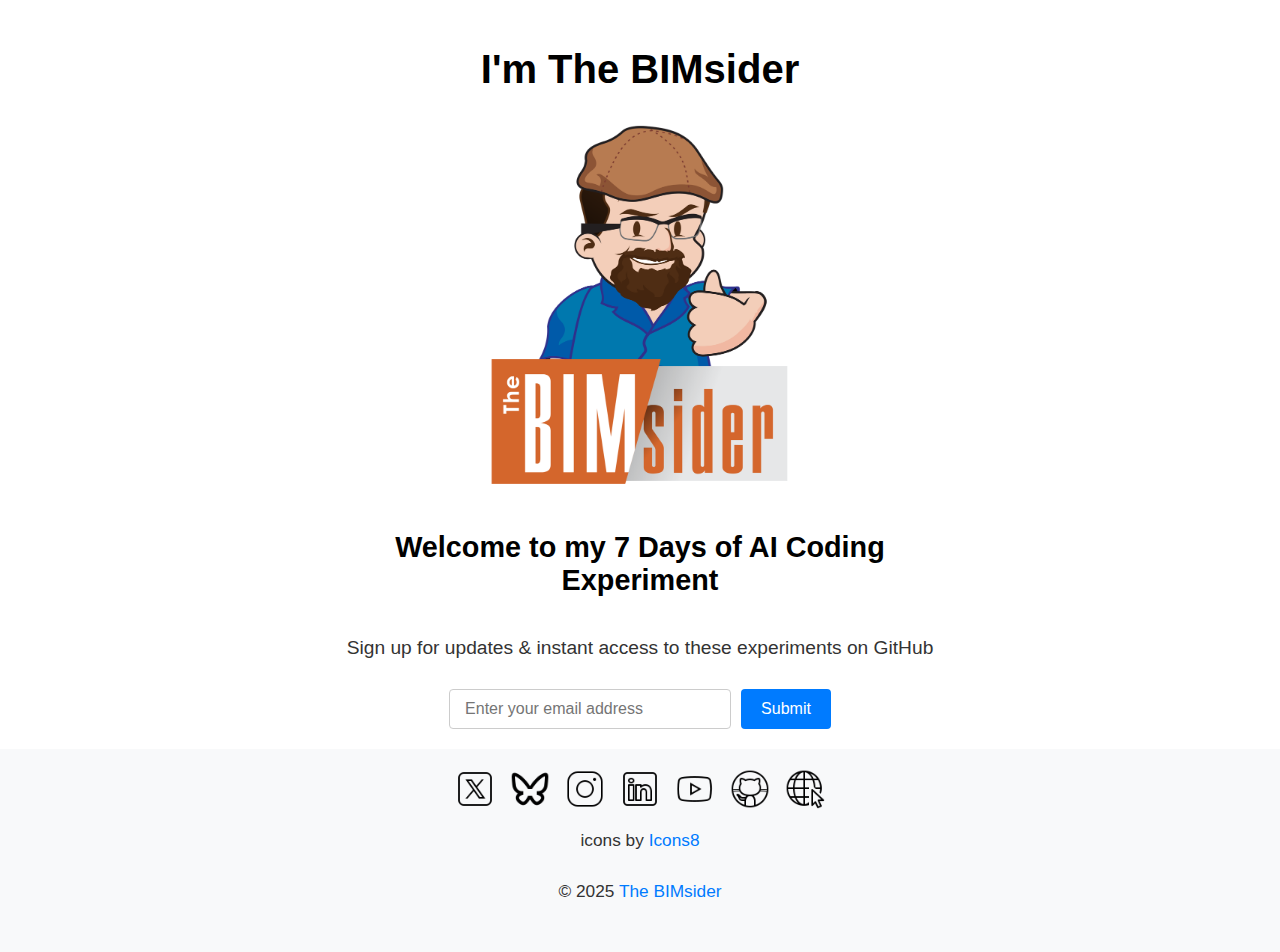
<file: Day1/index.html>
<!DOCTYPE html>
<html lang="en">
  <head>
    <meta charset="UTF-8" />
    <meta name="viewport" content="width=device-width, initial-scale=1.0" />
    <title>#7DaysofAICoding</title>
    <link rel="icon" type="image/png" sizes="32x32" href="No_Title.png" />
    <link rel="icon" type="image/png" sizes="16x16" href="No_Title.png" />
    <link rel="stylesheet" href="style.css" />
  </head>
  <body>
    <div class="container">
      <h1>I'm The BIMsider</h1>
      <img src="Final-Logo_BIMsider.png" alt="The BIMsider Logo" class="logo" />
      <h2>Welcome to my 7 Days of AI Coding Experiment</h2>
      <p>Sign up for updates &amp; instant access to these experiments on GitHub</p>
      <form action="https://formsubmit.co/thebimsider@gmail.com" method="POST">
        <input
          type="hidden"
          name="_next"
          value="https://github.com/TheBIMsider/7-Days-of-AI-Coding"
        />
        <input
          type="hidden"
          name="_subject"
          value="New subscription to 7 Days of AI Coding!"
        />
        <input type="hidden" name="_template" value="table" />
        <div class="form-group">
          <input
            type="email"
            name="email"
            placeholder="Enter your email address"
            required
          />
          <button type="submit">Submit</button>
        </div>
      </form>
    </div>

    <footer>
      <div class="social-media">
        <a
          href="https://twitter.com/theBIMsider"
          target="_blank"
          class="social-button"
        >
          <img src="icons8-twitterx-50.png" alt="Twitter icon" />
        </a>
        <a
          href="https://bsky.app/profile/thebimsider.bsky.social"
          target="_blank"
          class="social-button"
        >
          <img src="icons8-bluesky-48.png" alt="Bluesky icon" />
        </a>
        <a
          href="https://www.instagram.com/thebimsider"
          target="_blank"
          class="social-button"
        >
          <img src="icons8-instagram-50.png" alt="instagram-icon" />
        </a>
        <a
          href="https://www.linkedin.com/in/cstorms/"
          target="_blank"
          class="social-button"
        >
          <img src="icons8-linkedin-50.png" alt="Linkedin icon" />
        </a>
        <a
          href="https://www.youtube.com/user/theBIMsider"
          target="_blank"
          class="social-button"
        >
          <img src="icons8-youtube-logo-50.png" alt="YouTube icon" />
        </a>
        <a
          href="https://github.com/TheBIMsider"
          target="_blank"
          class="social-button"
        >
          <img src="icons8-github-50.png" alt="Github icon" />
        </a>
        <a
          href="https://bio.link/thebimsider"
          target="_blank"
          class="social-button"
        >
          <img src="icons8-internet-50.png" alt="BIMsider Links" />
        </a>
      </div>
      <div class="footer-credits">
        <p>icons by <a target="_blank" href="https://icons8.com">Icons8</a></p>
        <p>
          &copy; 2025
          <a href="https://thebimsider.com/" target="_blank">The BIMsider</a>
        </p>
      </div>
    </footer>
  </body>
</html>
</file>
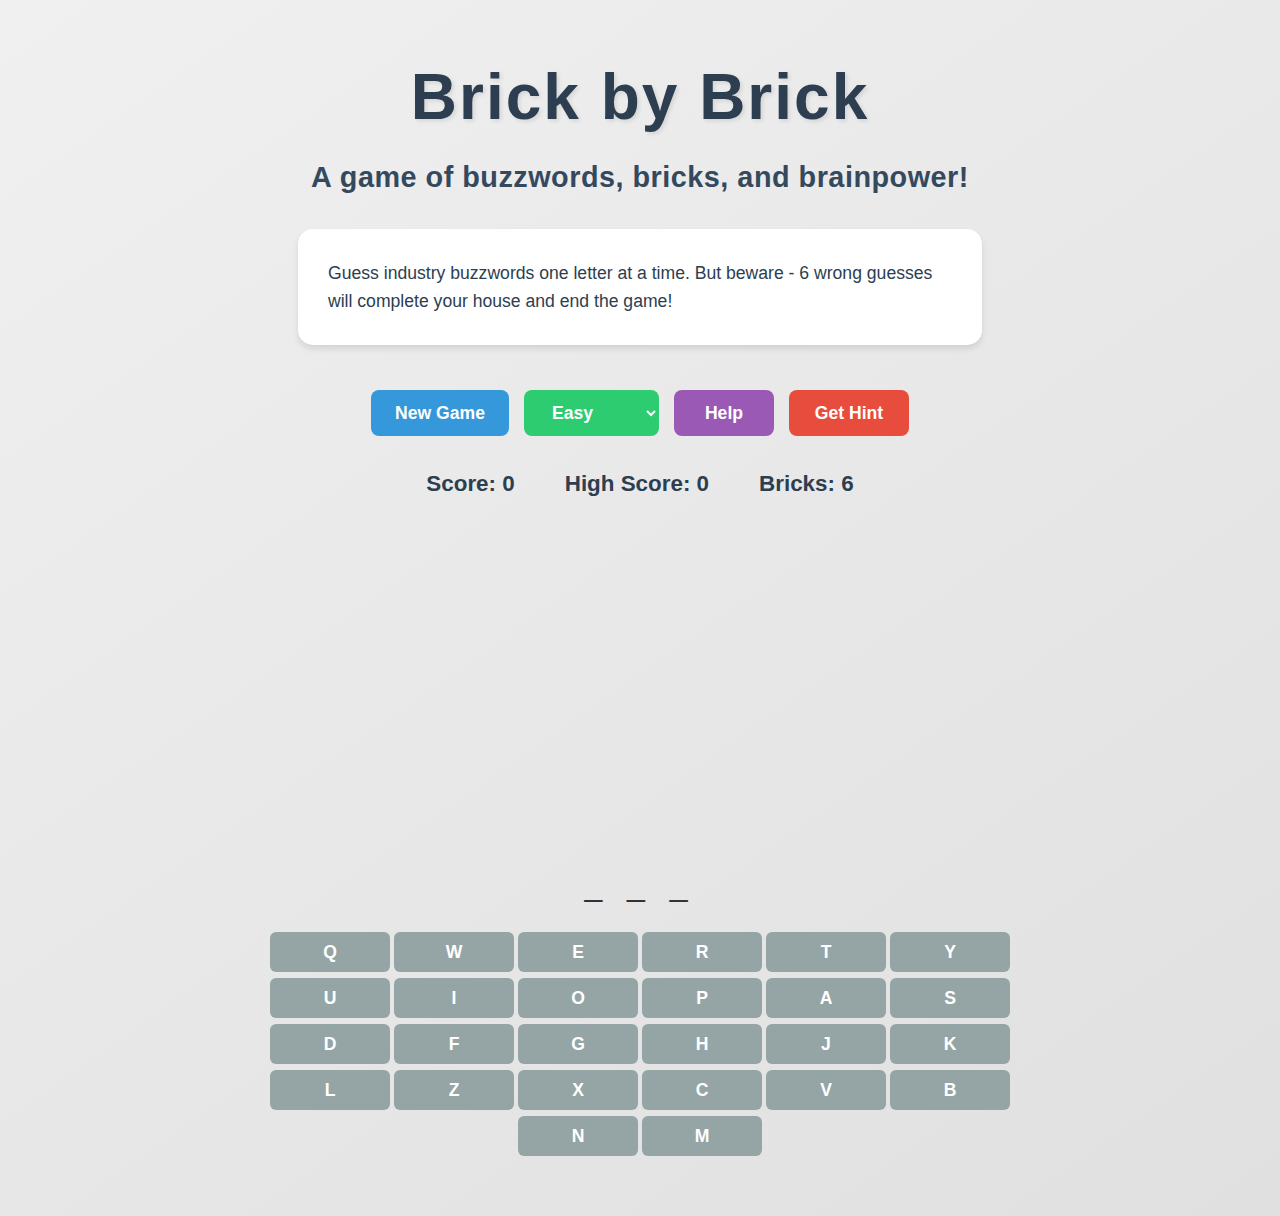
<file: Day2/index.html>
<!DOCTYPE html>
<html lang="en">
  <head>
    <meta charset="UTF-8" />
    <meta name="viewport" content="width=device-width, initial-scale=1.0" />
    <title>Brick by Brick</title>
    <link rel="stylesheet" href="styles.css" />
  </head>
  <body>
    <div class="container">
      <h1>Brick by Brick</h1>
      <h2>A game of buzzwords, bricks, and brainpower!</h2>

      <div class="instructions">
        <p>
          Guess industry buzzwords one letter at a time. But beware - 6 wrong
          guesses will complete your house and end the game!
        </p>
      </div>

      <div class="game-controls">
        <button id="newGameBtn">New Game</button>
        <select id="difficulty">
          <option value="easy">Easy</option>
          <option value="medium">Medium</option>
          <option value="hard">Hard</option>
        </select>
        <button id="helpBtn">Help</button>
        <button id="hintBtn">Get Hint</button>
      </div>

      <div class="game-stats">
        <div>Score: <span id="score">0</span></div>
        <div>High Score: <span id="highScore">0</span></div>
        <div>Bricks: <span id="lives">6</span></div>
      </div>

      <div class="game-area">
        <div id="building"></div>
        <div id="word"></div>
        <div id="guesses"></div>
      </div>

      <div id="keyboard"></div>

      <div id="helpModal" class="modal">
        <div class="modal-content">
          <h3>How to Play</h3>
          <p>
            1. Guess BIM, AECO, or AI buzzwords one letter at a time. Solve the
            word before the house is fully built!
          </p>
          <p>
            2. Each wrong guess adds a piece to your house. After six pieces,
            the house is complete, and the game ends.
          </p>
          <p>3. Use hints wisely—each hint adds a piece to your house!</p>
          <p>4. Complete words to earn points and climb the leaderboard.</p>
          <p>
            5. Can you guess all the words with zero mistakes? Only true masters
            build the perfect game!
          </p>
          <ul>
            <li>Easy: 1 point</li>
            <li>Medium: 2 points</li>
            <li>Hard: 3 points</li>
          </ul>
          <button id="closeHelp">Close</button>
        </div>
      </div>
    </div>
    <script src="game.js"></script>
  </body>
</html>
</file>
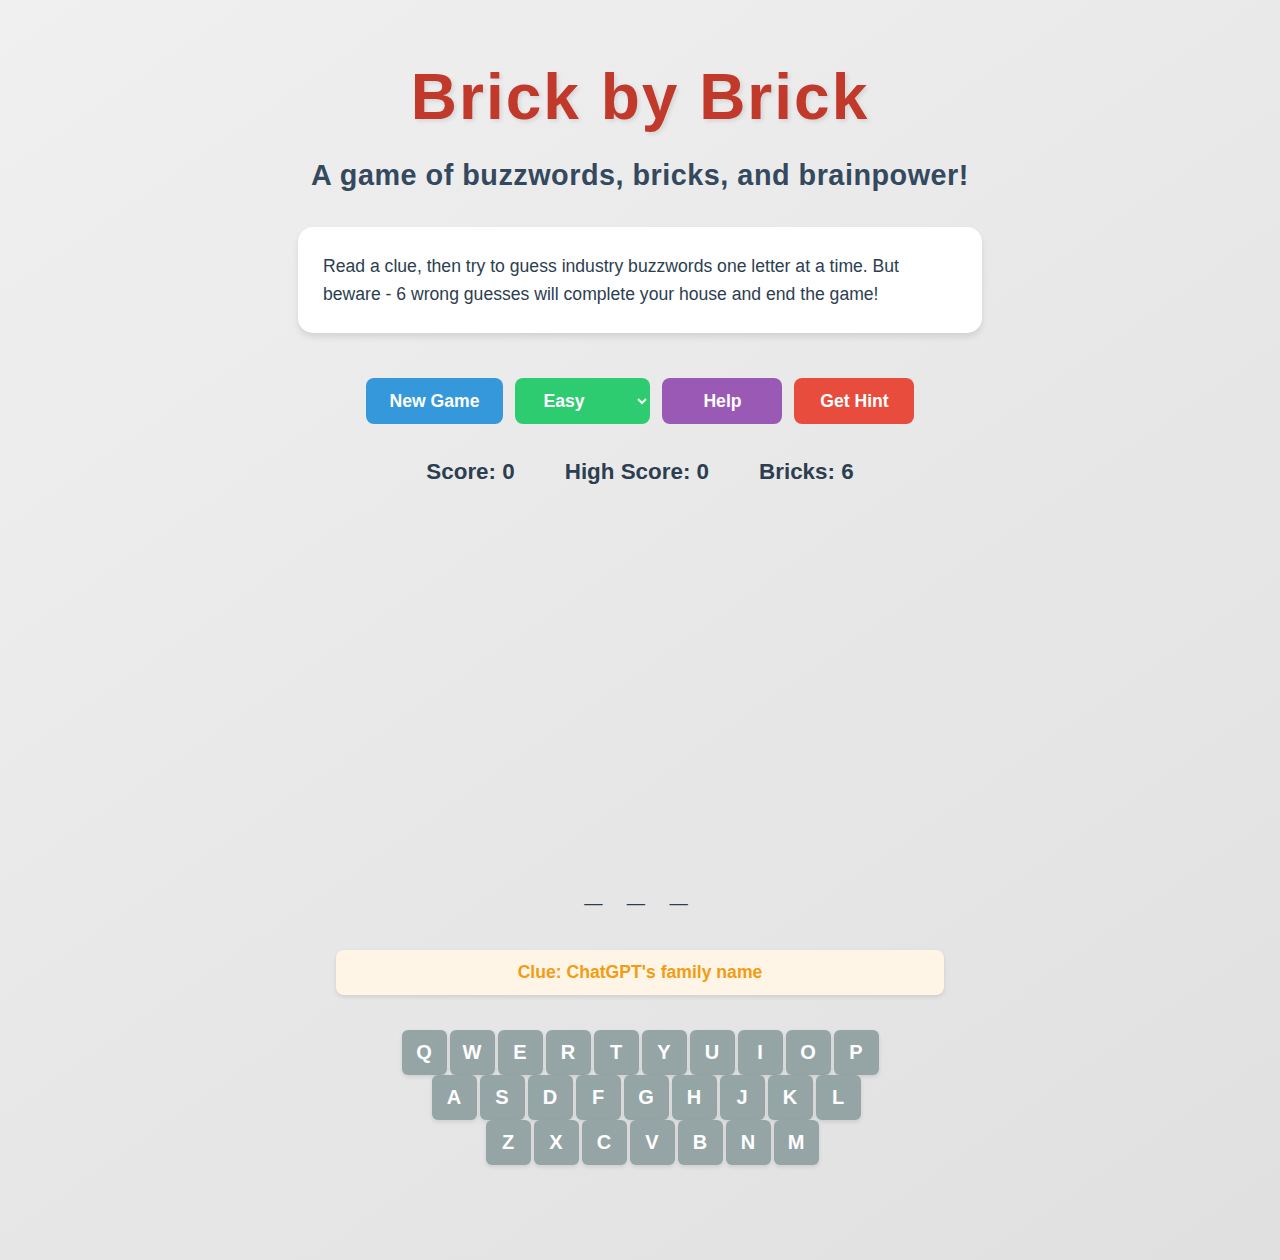
<file: Day3/index.html>
<!DOCTYPE html>
<html lang="en">
  <head>
    <!-- Basic metadata for character encoding and responsive viewport -->
    <meta charset="UTF-8" />
    <meta name="viewport" content="width=device-width, initial-scale=1.0" />

    <!-- Search Engine Optimization (SEO) meta tags -->
    <meta
      name="description"
      content="Brick by Brick - A fun word guessing game featuring AECO/BIM/AI industry buzzwords"
    />
    <meta
      name="keywords"
      content="word game, BIM, AECO, AI, construction, architecture, engineering"
    />
    <title>Brick by Brick</title>

    <!-- CSS loading optimization: Preload the stylesheet -->
    <link rel="stylesheet" href="styles.css" />
  </head>
  <body>
    <!-- Main Game Container
            Wraps all game elements and provides central positioning -->
    <div class="container">
      <!-- Game Header Section
            Contains the game title and subtitle -->
      <header>
        <h1>Brick by Brick</h1>
        <h2>A game of buzzwords, bricks, and brainpower!</h2>
      </header>

      <!-- Game Instructions Section
            Provides basic rules and gameplay information -->
      <div class="instructions" aria-label="Game instructions">
        <p>
          Read a clue, then try to guess industry buzzwords one letter at a
          time. But beware - 6 wrong guesses will complete your house and end
          the game!
        </p>
      </div>

      <!-- Game Control Panel
            Contains buttons and difficulty selector for game interaction -->
      <div class="game-controls" role="toolbar" aria-label="Game controls">
        <!-- New Game Button: Starts a fresh game -->
        <button id="newGameBtn" aria-label="Start new game">New Game</button>

        <!-- Difficulty Selector: Changes game difficulty level -->
        <select id="difficulty" aria-label="Select difficulty level">
          <option value="easy">Easy</option>
          <option value="medium">Medium</option>
          <option value="hard">Hard</option>
        </select>

        <!-- Help Button: Shows game instructions -->
        <button id="helpBtn" aria-label="Show help">Help</button>

        <!-- Hint Button: Provides a letter hint (costs one life) -->
        <button id="hintBtn" aria-label="Get a hint">Get Hint</button>
      </div>

      <!-- Game Statistics Display
            Shows current score, high score, and remaining lives -->
      <div class="game-stats" aria-label="Game statistics">
        <div>Score: <span id="score" aria-live="polite">0</span></div>
        <div>High Score: <span id="highScore" aria-live="polite">0</span></div>
        <div>Bricks: <span id="lives" aria-live="polite">6</span></div>
      </div>

      <!-- Main Game Area
            Contains the building visualization, word display, and guessed letters -->
      <div class="game-area">
        <!-- Building Visualization: Shows progress through wrong guesses -->
        <div id="building" aria-label="House building progress"></div>

        <!-- Word Display: Shows current word with revealed letters -->
        <div id="word" aria-label="Word to guess" role="status"></div>

        <!-- Clue Display: Shows the meaning of the current word -->
        <div
          id="clue"
          class="clue"
          aria-label="Clue for the word"
          role="status"
        ></div>

        <!-- Guessed Letters Display: Shows all attempted letters -->
        <div id="guesses" aria-label="Letters guessed"></div>
      </div>

      <!-- Virtual Keyboard
            Interactive keyboard for letter input, responsive across all devices -->
      <div id="keyboard" role="group" aria-label="Virtual keyboard">
        <!-- Keyboard will be dynamically generated by JavaScript -->
        <!-- Structure:
            - keyboard-wrapper
              - keyboard-row (multiple)
                - key (buttons for each letter) -->
      </div>

      <!-- Help Modal
            Pop-up dialog showing detailed game instructions -->
      <div
        id="helpModal"
        class="modal"
        role="dialog"
        aria-labelledby="helpTitle"
      >
        <div class="modal-content">
          <h3 id="helpTitle">How to Play</h3>
          <div class="help-content">
            <!-- Game Rules -->
            <p>
              1. Read the clue, then guess BIM, AECO, or AI buzzwords one letter
              at a time. Solve the word before the house is fully built!
            </p>
            <p>
              2. Each wrong guess adds a piece to your house. After six pieces,
              the house is complete, and the game ends.
            </p>
            <p>3. Use hints wisely—each hint adds a piece to your house!</p>
            <p>4. Complete words to earn points and climb the leaderboard.</p>
            <p>
              5. Can you guess all the words with zero mistakes? Only true
              masters build the perfect game!
            </p>

            <!-- Scoring System -->
            <h4>Points Per Word:</h4>
            <ul>
              <li>Easy: 1 point</li>
              <li>Medium: 2 points</li>
              <li>Hard: 3 points</li>
            </ul>

            <!-- Version Information -->
            <div class="version-info">
              <h4>Version 3.0</h4>
              <button
                class="changelog-toggle"
                aria-expanded="false"
                aria-controls="changelogContent"
              >
                <span>View Changelog</span>
                <svg
                  class="chevron-down"
                  viewBox="0 0 24 24"
                  width="24"
                  height="24"
                >
                  <path
                    d="M7 10l5 5 5-5"
                    fill="none"
                    stroke="currentColor"
                    stroke-width="2"
                    stroke-linecap="round"
                  />
                </svg>
              </button>
              <div id="changelogContent" class="changelog" hidden>
                <ul>
                  <li>
                    <strong>Version 3.0</strong> (Current)
                    <ul>
                      <li>Added smart clue system for buzzwords</li>
                      <li>Improved hint descriptions to be more engaging</li>
                      <li>
                        Enhanced gameplay with cryptic clues instead of direct
                        answers
                      </li>
                      <li>Updated word list with better descriptions</li>
                    </ul>
                  </li>
                  <li>
                    <strong>Version 2.0</strong>
                    <ul>
                      <li>
                        Optimized for play on all platforms (responsive design)
                      </li>
                      <li>Added dark roof design</li>
                      <li>Added version tracking and changelog</li>
                      <li>Optimized and commented code to help future-proof</li>
                      <li>New title color</li>
                    </ul>
                  </li>
                  <li>
                    <strong>Version 1.0</strong>
                    <ul>
                      <li>Initial game release</li>
                      <li>Basic word guessing gameplay</li>
                      <li>House building visualization</li>
                    </ul>
                  </li>
                </ul>
              </div>
            </div>
          </div>
          <!-- Close button for the help modal -->
          <button id="closeHelp" aria-label="Close help">Close</button>
        </div>
      </div>
    </div>

    <!-- Game Logic Script
          Deferred loading ensures DOM is ready before script executes -->
    <script src="game.js" defer></script>
  </body>
</html>
</file>
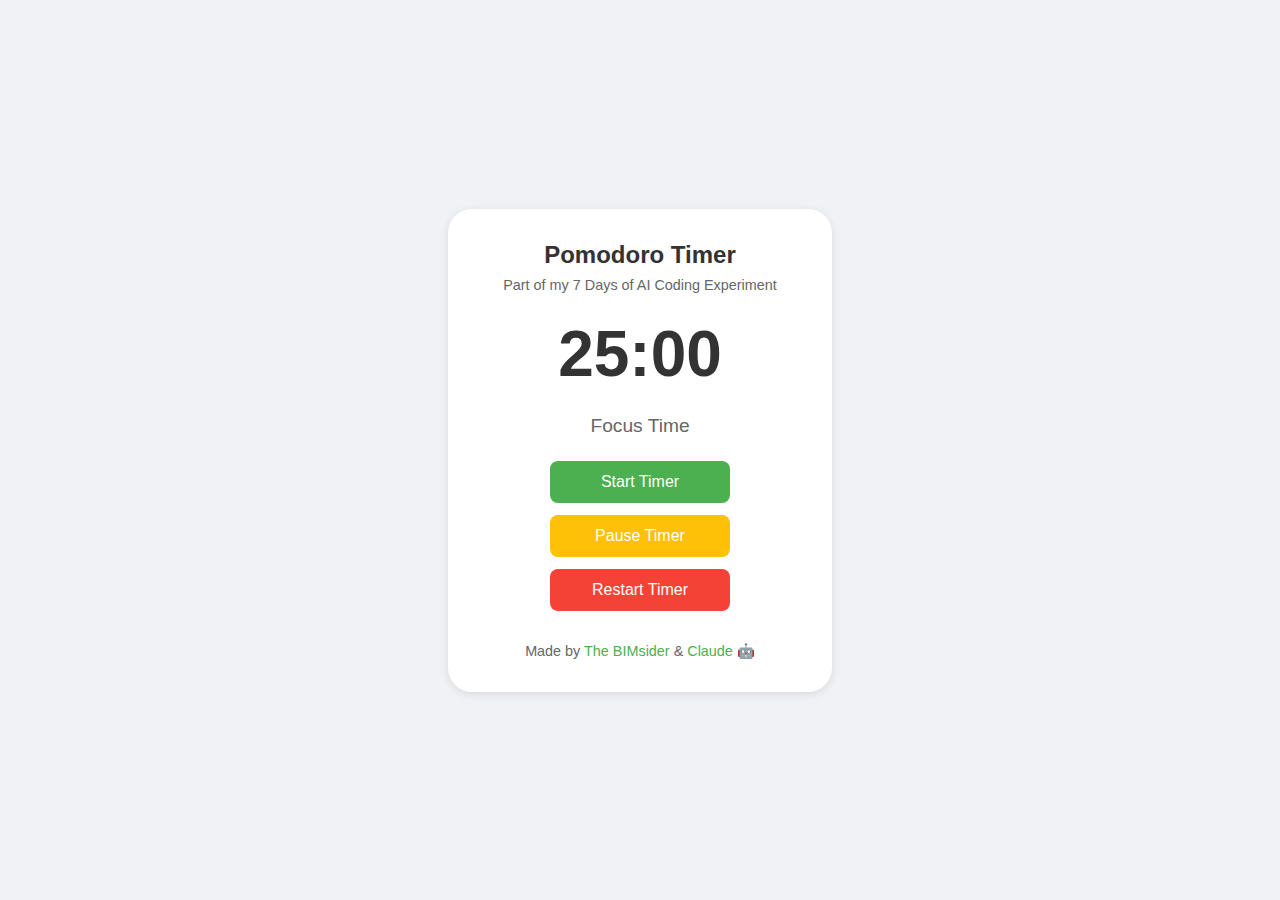
<file: Day4/index.html>
<!DOCTYPE html>
<html lang="en">
  <head>
    <meta charset="UTF-8" />
    <meta name="viewport" content="width=device-width, initial-scale=1.0" />
    <title>Pomodoro Timer</title>
    <link rel="stylesheet" href="styles.css" />
  </head>
  <body>
    <div class="container">
      <h1>Pomodoro Timer</h1>
      <div class="subtitle">Part of my 7 Days of AI Coding Experiment</div>
      <div class="timer" id="timer">25:00</div>
      <div id="status">Focus Time</div>
      <div class="buttons">
        <button id="startBtn">Start Timer</button>
        <button id="pauseBtn">Pause Timer</button>
        <button id="resetBtn">Restart Timer</button>
      </div>
      <div class="footer">
        Made by
        <a href="https://bio.link/thebimsider" target="_blank">The BIMsider</a>
        &amp; <a href="https://claude.ai" target="_blank">Claude</a> 🤖
      </div>
    </div>
    <script src="script.js"></script>
  </body>
</html>
</file>
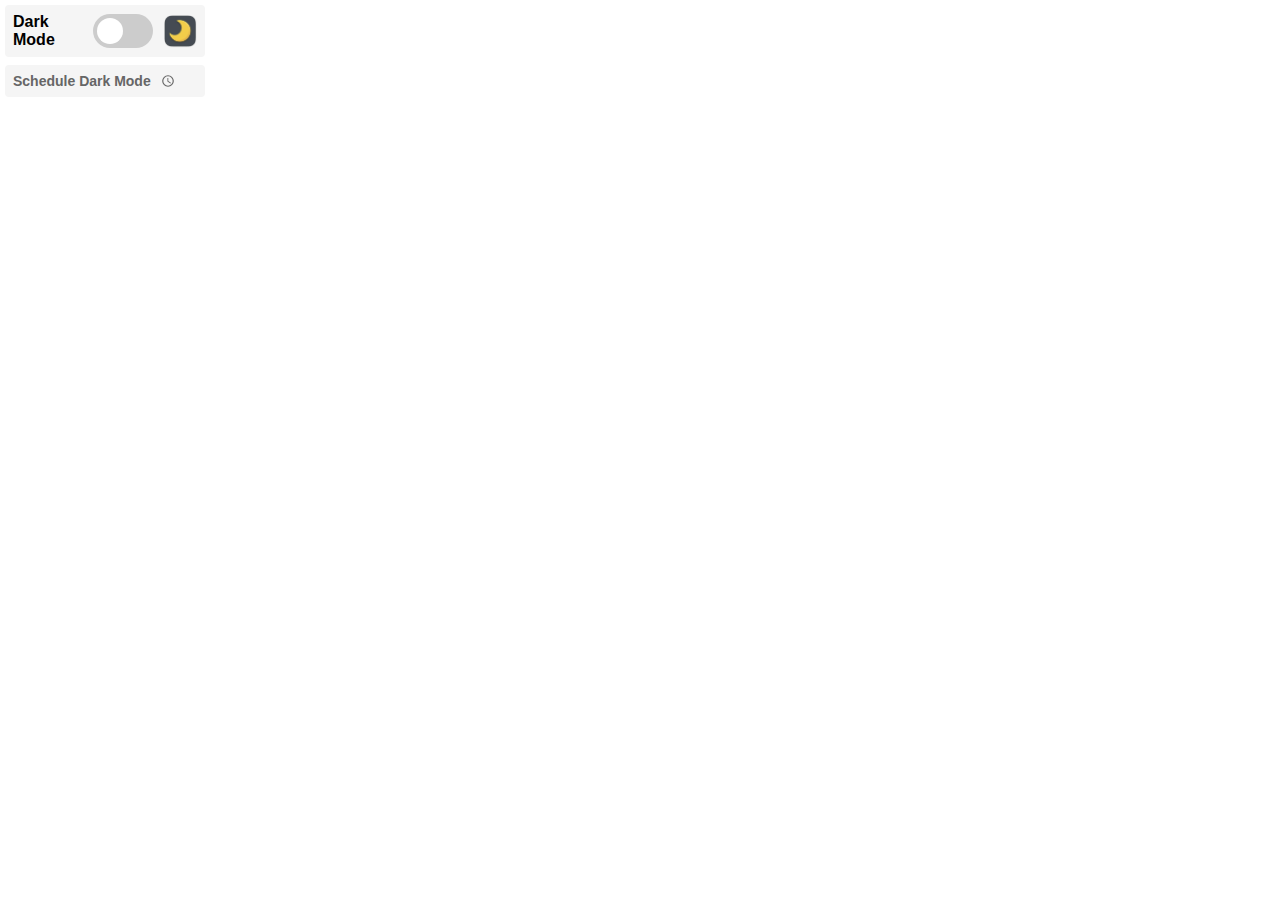
<file: Day7/index.html>
<!DOCTYPE html>
<html>
  <head>
    <title>Dark Mode Extension</title>
    <style>
      body {
        width: 200px;
        padding: 5px;
        margin: 0;
        font-family: Arial, sans-serif;
      }
      .main-controls {
        background: #f5f5f5;
        padding: 8px;
        border-radius: 4px;
        margin-bottom: 8px;
        display: flex;
        align-items: center;
        justify-content: space-between;
      }
      h2 {
        margin: 0;
        font-size: 16px;
      }
      .schedule-settings summary {
        display: flex;
        align-items: center;
        gap: 5px;
        cursor: pointer;
      }

      .schedule-settings summary::-webkit-details-marker {
        margin-right: 2px;
      }

      h3 {
        margin: 0;
        font-size: 14px;
        color: #666;
        display: inline;
      }
      .switch {
        position: relative;
        display: inline-block;
        width: 60px;
        height: 34px;
      }
      .switch input {
        opacity: 0;
        width: 0;
        height: 0;
      }
      .slider {
        position: absolute;
        cursor: pointer;
        top: 0;
        left: 0;
        right: 0;
        bottom: 0;
        background-color: #ccc;
        transition: 0.4s;
        border-radius: 34px;
      }
      .slider:before {
        position: absolute;
        content: '';
        height: 26px;
        width: 26px;
        left: 4px;
        bottom: 4px;
        background-color: white;
        transition: 0.4s;
        border-radius: 50%;
      }
      input:checked + .slider {
        background-color: #2196f3;
      }
      input:checked + .slider:before {
        transform: translateX(26px);
      }
      .schedule-settings {
        margin-top: 5px;
        padding: 8px;
        background: #f5f5f5;
        border-radius: 4px;
      }
      .time-inputs {
        display: flex;
        flex-direction: column;
        gap: 8px;
      }
      .time-input {
        display: flex;
        align-items: center;
        justify-content: space-between;
      }
      .time-input label {
        font-size: 13px;
        color: #444;
      }
      .time-input input[type='time'] {
        padding: 4px;
        border: 1px solid #ccc;
        border-radius: 3px;
        font-size: 13px;
      }
    </style>
  </head>
  <body>
    <div class="main-controls">
      <h2>Dark Mode</h2>
      <div style="display: flex; align-items: center; gap: 10px">
        <label class="switch">
          <input type="checkbox" id="darkModeToggle" />
          <span class="slider"></span>
        </label>
        <img src="DM.png" alt="Dark Mode" style="width: 34px; height: 34px" />
      </div>
    </div>

    <details class="schedule-settings">
      <summary>
        <h3>Schedule Dark Mode</h3>
        <svg
          style="width: 14px; height: 14px; margin-left: 5px; fill: #666"
          viewBox="0 0 24 24"
        >
          <path
            d="M12,2A10,10 0 0,0 2,12A10,10 0 0,0 12,22A10,10 0 0,0 22,12A10,10 0 0,0 12,2M12,4A8,8 0 0,1 20,12A8,8 0 0,1 12,20A8,8 0 0,1 4,12A8,8 0 0,1 12,4M12.5,7H11V13L16.2,16.2L17,14.9L12.5,12.2V7Z"
          />
        </svg>
      </summary>
      <div class="time-inputs">
        <div class="time-input">
          <label>Start Time:</label>
          <input type="time" id="startTime" value="00:00" />
        </div>
        <div class="time-input">
          <label>End Time:</label>
          <input type="time" id="endTime" value="08:00" />
        </div>
      </div>
    </details>
    <script src="popup.js"></script>
  </body>
</html>
</file>
<file: Day1/style.css>
body {
  margin: 0;
  padding: 0;
  font-family: Arial, sans-serif;
  min-height: 100vh;
  display: flex;
  flex-direction: column;
  background-color: #ffffff;
}

.container {
  text-align: center;
  padding: 20px;
  max-width: 600px;
  margin: auto;
  flex-grow: 1;
  display: flex;
  flex-direction: column;
  justify-content: center;
}

h1 {
  font-size: 2.5em;
  color: #000;
  font-weight: bold;
  margin-bottom: 10px;
}

.logo {
  max-width: 300px;
  height: auto;
  margin: 20px auto;
  display: block;
}

h2 {
  font-size: 1.8em;
  color: #000;
  margin-bottom: 20px;
}

p {
  font-size: 1.2em;
  color: #333;
  margin-bottom: 30px;
}

.form-group {
  display: flex;
  justify-content: center;
  gap: 10px;
  flex-wrap: wrap;
}

input[type='email'] {
  padding: 10px 15px;
  font-size: 1em;
  border: 1px solid #ccc;
  border-radius: 4px;
  min-width: 250px;
}

button {
  padding: 10px 20px;
  font-size: 1em;
  background-color: #007bff;
  color: white;
  border: none;
  border-radius: 4px;
  cursor: pointer;
  transition: background-color 0.3s ease;
}

button:hover {
  background-color: #90ee90;
}

/* Footer Styles */
footer {
  width: 100%;
  padding: 20px 0;
  background-color: #f8f9fa;
  margin-top: auto;
}

.social-media {
  display: flex;
  justify-content: center;
  flex-wrap: wrap;
  gap: 15px;
  margin-bottom: 15px;
}

.social-button {
  display: inline-block;
  transition: transform 0.3s ease;
}

.social-button:hover {
  transform: scale(1.1);
}

.social-button img {
  width: 40px;
  height: 40px;
}

.footer-credits {
  text-align: center;
  font-size: 0.9em;
  color: #666;
}

.footer-credits a {
  color: #007bff;
  text-decoration: none;
}

.footer-credits a:hover {
  text-decoration: underline;
}

/* Responsive design */
@media (max-width: 480px) {
  .container {
    padding: 10px;
  }

  h1 {
    font-size: 2em;
  }

  h2 {
    font-size: 1.5em;
  }

  p {
    font-size: 1em;
  }

  input[type='email'] {
    width: 100%;
    margin-bottom: 10px;
  }

  button {
    width: 100%;
  }

  .social-media {
    gap: 10px;
  }

  .social-button img {
    width: 35px;
    height: 35px;
  }
}
</file>
<file: Day2/styles.css>
/* Base styles */
html {
  font-size: 16px;
}

body {
  background: linear-gradient(145deg, #f0f0f0 0%, #e0e0e0 100%);
  min-height: 100vh;
  padding: 20px 0;
  margin: 0;
  font-family: Arial, sans-serif;
  color: #333;
}

* {
  margin: 0;
  padding: 0;
  box-sizing: border-box;
}

.container {
  width: 90%;
  max-width: 800px;
  margin: 20px auto;
  padding: 20px;
  text-align: center;
}

h1 {
  color: #2c3e50;
  font-size: clamp(2.5rem, 5vw, 4.5rem);
  font-weight: 800;
  margin: 0 0 clamp(15px, 3vh, 30px) 0;
  letter-spacing: 2px;
  text-shadow: 2px 2px 4px rgba(0, 0, 0, 0.1);
}

h2 {
  color: #34495e;
  font-size: clamp(1.2rem, 3vw, 1.8rem);
  margin: 0 0 clamp(20px, 4vh, 35px) 0;
  font-weight: 600;
  letter-spacing: 0.5px;
  padding: 0 10px;
}

.instructions {
  margin: 0 auto clamp(25px, 5vh, 45px) auto;
  padding: clamp(15px, 3vw, 30px);
  background-color: #ffffff;
  border-radius: 15px;
  box-shadow: 0 4px 6px rgba(0, 0, 0, 0.1);
  width: 90%;
  max-width: 700px;
}

.instructions p {
  color: #2c3e50;
  font-size: clamp(0.9rem, 2vw, 1.1rem);
  line-height: 1.6;
  margin-bottom: 10px;
  text-align: left;
}

.instructions p:last-child {
  margin-bottom: 0;
}

.game-controls {
  margin: 0 0 clamp(20px, 4vh, 35px) 0;
  display: flex;
  flex-wrap: wrap;
  justify-content: center;
  gap: clamp(8px, 2vw, 15px);
  padding: 0 10px;
}

button,
select {
  padding: clamp(8px, 2vw, 12px) clamp(16px, 3vw, 24px);
  border: none;
  border-radius: 8px;
  color: white;
  cursor: pointer;
  transition: all 0.3s ease;
  font-size: clamp(0.9rem, 2vw, 1.1rem);
  font-weight: 600;
  min-width: clamp(90px, 20vw, 120px);
}

#newGameBtn {
  background-color: #3498db;
}

#newGameBtn:hover {
  background-color: #2980b9;
}

select {
  background-color: #2ecc71;
}

select:hover {
  background-color: #27ae60;
}

#helpBtn {
  background-color: #9b59b6;
  min-width: 100px;
}

#helpBtn:hover {
  background-color: #8e44ad;
}

#hintBtn {
  background-color: #e74c3c;
}

#hintBtn:hover {
  background-color: #c0392b;
}

.game-stats {
  display: flex;
  flex-wrap: wrap;
  justify-content: center;
  gap: clamp(20px, 4vw, 50px);
  margin: 0 0 clamp(25px, 5vh, 40px) 0;
  font-size: clamp(1.1rem, 2.5vw, 1.4rem);
  color: #2c3e50;
  font-weight: 600;
  padding: 0 10px;
}

#building {
  position: relative;
  height: clamp(200px, 40vh, 300px);
  width: clamp(200px, 40vh, 300px);
  margin: 0 auto clamp(20px, 4vh, 30px);
}

.building-piece {
  position: absolute;
  background-color: #e74c3c;
  border: 2px solid #c0392b;
  transition: all 0.3s ease;
}

/* House parts */
.house-body {
  width: 200px;
  height: 150px;
  bottom: 0;
  left: 50px;
}

.roof {
  width: 0;
  height: 0;
  border-left: 120px solid transparent;
  border-right: 120px solid transparent;
  border-bottom: 80px solid #e74c3c;
  bottom: 150px;
  left: 30px;
}

.chimney {
  width: 30px;
  height: 60px;
  bottom: 200px;
  right: 70px;
}

.window {
  width: 40px;
  height: 40px;
  background-color: #3498db;
  border-color: #2980b9;
}

.window-left {
  bottom: 80px;
  left: 80px;
}

.window-right {
  bottom: 80px;
  right: 80px;
}

.door {
  width: 50px;
  height: 80px;
  bottom: 0;
  left: 125px;
  background-color: #8b4513;
  border-color: #6b3410;
}

#word {
  font-size: clamp(1.5rem, 4vw, 2rem);
  letter-spacing: clamp(4px, 1vw, 8px);
  margin-bottom: clamp(15px, 3vh, 25px);
  min-height: 40px;
  padding: 0 10px;
  word-wrap: break-word;
}

#keyboard {
  display: flex;
  flex-direction: column;
  gap: clamp(4px, 1vw, 6px);
  justify-content: center;
  align-items: center;
  margin: 0 auto;
  width: 100%;
  max-width: 500px;
  padding: 0 10px;
}

.keyboard-row {
  display: flex;
  gap: clamp(2px, 0.5vw, 4px);
  justify-content: center;
  width: 100%;
}

.keyboard-row:last-child {
  justify-content: center;
}

.key {
  width: clamp(30px, 7vw, 40px);
  height: clamp(35px, 8vw, 40px);
  background-color: #95a5a6;
  border: none;
  border-radius: 6px;
  color: white;
  font-size: clamp(0.9rem, 2vw, 1.1rem);
  font-weight: 600;
  cursor: pointer;
  transition: all 0.2s ease;
  display: flex;
  align-items: center;
  justify-content: center;
  padding: 0;
  flex: 1;
  max-width: 60px;
}

.key:hover {
  background-color: #7f8c8d;
  transform: translateY(-2px);
}

.key.used {
  background-color: #bdc3c7;
  cursor: not-allowed;
  transform: none;
  opacity: 0.7;
  box-shadow: none;
  transition: all 0.2s ease;
}

.key.used:hover {
  background-color: #bdc3c7;
  transform: none;
  cursor: not-allowed;
}

.modal {
  display: none;
  position: fixed;
  top: 0;
  left: 0;
  width: 100%;
  height: 100%;
  background-color: rgba(0, 0, 0, 0.5);
  z-index: 1000;
}

.modal-content {
  background-color: white;
  padding: 20px;
  border-radius: 8px;
  max-width: 500px;
  margin: 100px auto;
  position: relative;
}

.modal-content h3 {
  margin-bottom: 15px;
  color: #2c3e50;
}

.modal-content p,
.modal-content ul {
  margin-bottom: 10px;
  text-align: left;
}

.modal-content ul {
  padding-left: 20px;
}

#closeHelp {
  background-color: #9b59b6;
  color: white;
  padding: 10px 20px;
  border-radius: 8px;
  margin-top: 15px;
  font-weight: 600;
}

#closeHelp:hover {
  background-color: #8e44ad;
  transform: translateY(-2px);
}

#closeHelp {
  background-color: #9b59b6;
  color: white;
  padding: 10px 20px;
  border-radius: 8px;
  margin-top: 15px;
  font-weight: 600;
}

#closeHelp:hover {
  background-color: #8e44ad;
  transform: translateY(-2px);
}

/* Media Queries */
@media (max-width: 600px) {
  .container {
    padding: 10px;
  }

  .game-controls {
    flex-direction: column;
    align-items: center;
  }

  .key {
    width: 35px;
    height: 35px;
    font-size: 1em;
  }

  #building {
    transform: scale(0.8);
  }
}

@media (max-width: 480px) {
  .container {
    padding: 10px;
    width: 95%;
  }

  .game-controls {
    flex-direction: column;
    align-items: stretch;
  }

  button,
  select {
    width: 100%;
    max-width: none;
  }

  .game-stats {
    flex-direction: column;
    gap: 10px;
  }
}

@media (max-width: 768px) {
  html {
    font-size: 14px;
  }

  .instructions {
    width: 95%;
  }
}
</file>
<file: Day3/styles.css>
/* ==========================================================================
  CSS Custom Properties (Variables)
  These variables make it easy to maintain consistent colors, spacing, and styling
  throughout the application. Change these to update the theme globally.
   ========================================================================== */
:root {
  /* Color Scheme
      Primary colors are used for main actions and key elements
      Secondary colors are used for supporting elements
       Accent colors are used for highlights and attention-grabbing elements */
  --color-primary: #3498db; /* Main blue color */
  --color-primary-dark: #2980b9; /* Darker blue for hover states */
  --color-secondary: #2ecc71; /* Green for success states */
  --color-secondary-dark: #27ae60; /* Darker green for hover */
  --color-accent: #e74c3c; /* Red for important elements */
  --color-accent-dark: #c0392b; /* Darker red for hover */
  --color-help: #9b59b6; /* Purple for help elements */
  --color-help-dark: #8e44ad; /* Darker purple for hover */
  --color-text: #2c3e50; /* Main text color */
  --color-text-light: #34495e; /* Secondary text color */
  --color-keyboard: #95a5a6; /* Keyboard button color */
  --color-keyboard-dark: #7f8c8d; /* Keyboard hover state */
  --color-keyboard-disabled: #bdc3c7; /* Disabled keyboard keys */
  --color-background: #f0f0f0; /* Page background */
  --color-background-dark: #e0e0e0; /* Secondary background */
  --color-clue: #f39c12; /* Color for clue text */
  --color-clue-bg: #fef5e7; /* Background color for clue box */

  /* Spacing Scale
      Using clamp() for responsive spacing that scales with viewport size
       but stays within reasonable limits */
  --spacing-xs: clamp(4px, 1vw, 6px); /* Extra small spacing */
  --spacing-sm: clamp(8px, 2vw, 12px); /* Small spacing */
  --spacing-md: clamp(15px, 3vh, 25px); /* Medium spacing */
  --spacing-lg: clamp(20px, 4vh, 35px); /* Large spacing */
  --spacing-xl: clamp(25px, 5vh, 45px); /* Extra large spacing */

  /* Typography Scale
       Font sizes that scale with viewport size while maintaining readability */
  --font-size-base: 16px; /* Base font size */
  --font-size-sm: clamp(0.9rem, 2vw, 1.1rem); /* Small text */
  --font-size-md: clamp(1.1rem, 2.5vw, 1.4rem); /* Medium text */
  --font-size-lg: clamp(1.5rem, 4vw, 2rem); /* Large text */
  --font-size-xl: clamp(2.5rem, 5vw, 4.5rem); /* Extra large text */

  /* Border Radius
       Consistent rounded corners throughout the application */
  --border-radius-sm: 6px; /* Small radius */
  --border-radius-md: 8px; /* Medium radius */
  --border-radius-lg: 15px; /* Large radius */

  /* Transitions
       Smooth animations for interactive elements */
  --transition-default: all 0.3s ease; /* Standard transition */
  --transition-fast: all 0.2s ease; /* Quick transition */
}

/* ==========================================================================
    Reset and Base Styles
    Ensures consistent starting point across browsers
     ========================================================================== */
* {
  margin: 0;
  padding: 0;
  box-sizing: border-box;
}

html {
  font-size: var(--font-size-base);
}

body {
  /* Gradient background for visual interest */
  background: linear-gradient(
    145deg,
    var(--color-background) 0%,
    var(--color-background-dark) 100%
  );
  min-height: 100vh;
  padding: 20px 0;
  margin: 0;
  font-family: Arial, sans-serif;
  color: var(--color-text);
}

/* ==========================================================================
    Layout Components
    Main structural elements of the game
     ========================================================================== */
.container {
  width: 90%;
  max-width: 800px;
  margin: 20px auto;
  padding: 20px;
  text-align: center;
}

/* Typography Styles */
h1 {
  color: var(--color-accent-dark);
  font-size: var(--font-size-xl);
  font-weight: 800;
  margin-bottom: var(--spacing-md);
  letter-spacing: 2px;
  text-shadow: 2px 2px 4px rgba(0, 0, 0, 0.1);
}

h2 {
  color: var(--color-text-light);
  font-size: clamp(1.2rem, 3vw, 1.8rem);
  margin-bottom: var(--spacing-lg);
  font-weight: 600;
  letter-spacing: 0.5px;
  padding: 0 10px;
}

/* ==========================================================================
    Game Interface Components
    Individual elements that make up the game interface
     ========================================================================== */
/* Instructions Panel */
.instructions {
  margin: 0 auto var(--spacing-xl);
  padding: var(--spacing-md);
  background-color: #ffffff;
  border-radius: var(--border-radius-lg);
  box-shadow: 0 4px 6px rgba(0, 0, 0, 0.1);
  width: 90%;
  max-width: 700px;
}

.instructions p {
  color: var(--color-text);
  font-size: var(--font-size-sm);
  line-height: 1.6;
  margin-bottom: 10px;
  text-align: left;
}

.instructions p:last-child {
  margin-bottom: 0;
}

/* Game Controls Section */
.game-controls {
  margin-bottom: var(--spacing-lg);
  display: flex;
  flex-wrap: wrap;
  justify-content: center;
  gap: var(--spacing-sm);
  padding: 0 10px;
}

/* Button and Select Input Styles */
button,
select {
  padding: var(--spacing-sm) calc(var(--spacing-sm) * 2);
  border: none;
  border-radius: var(--border-radius-md);
  color: white;
  cursor: pointer;
  transition: var(--transition-default);
  font-size: var(--font-size-sm);
  font-weight: 600;
  min-width: clamp(90px, 20vw, 120px);
}

/* Control Button Color Variants */
#newGameBtn {
  background-color: var(--color-primary);
}

#newGameBtn:hover {
  background-color: var(--color-primary-dark);
}

select {
  background-color: var(--color-secondary);
}

select:hover {
  background-color: var(--color-secondary-dark);
}

#helpBtn {
  background-color: var(--color-help);
}

#helpBtn:hover {
  background-color: var(--color-help-dark);
}

#hintBtn {
  background-color: var(--color-accent);
}

#hintBtn:hover {
  background-color: var(--color-accent-dark);
}

/* Game Statistics Display */
.game-stats {
  display: flex;
  flex-wrap: wrap;
  justify-content: center;
  gap: clamp(20px, 4vw, 50px);
  margin-bottom: var(--spacing-xl);
  font-size: var(--font-size-md);
  font-weight: 600;
  padding: 0 10px;
}

/* ==========================================================================
    House Building Visualization
    Styles for the house that gets built with wrong guesses
     ========================================================================== */
#building {
  position: relative;
  height: clamp(200px, 40vh, 300px);
  width: clamp(200px, 40vh, 300px);
  margin: 0 auto var(--spacing-lg);
}

.building-piece {
  position: absolute;
  background-color: var(--color-accent);
  border: 2px solid var(--color-accent-dark);
  transition: var(--transition-default);
}

/* Individual House Parts */
.house-body {
  width: 200px;
  height: 150px;
  bottom: 0;
  left: 50px;
}

.roof {
  width: 0;
  height: 0;
  border-left: 120px solid transparent;
  border-right: 120px solid transparent;
  border-bottom: 80px solid var(--color-accent);
  bottom: 150px;
  left: 30px;
  background-color: #34495e;
  border-color: #2c3e50;
}

.chimney {
  width: 30px;
  height: 60px;
  bottom: 200px;
  right: 70px;
}

.window {
  width: 40px;
  height: 40px;
  background-color: var(--color-primary);
  border-color: var(--color-primary-dark);
}

.window-left {
  bottom: 80px;
  left: 80px;
}

.window-right {
  bottom: 80px;
  right: 80px;
}

.door {
  width: 50px;
  height: 80px;
  bottom: 0;
  left: 125px;
  background-color: #8b4513;
  border-color: #6b3410;
}

/* ==========================================================================
    Game Interface Elements
    Styles for word display and interactive elements
     ========================================================================== */
/* Word Display */
#word {
  font-size: var(--font-size-lg);
  font-weight: bold;
  letter-spacing: 8px;
  margin: var(--spacing-lg) 0;
  min-height: 50px;
  display: flex;
  justify-content: center;
  align-items: center;
  color: var(--color-text);
}

/* Clue Display: Shows the meaning of the current word */
.clue {
  font-size: var(--font-size-sm);
  font-weight: 600;
  margin: 0 auto var(--spacing-lg);
  padding: var(--spacing-sm) var(--spacing-md);
  background-color: var(--color-clue-bg);
  color: var(--color-clue);
  border-radius: var(--border-radius-md);
  max-width: 80%;
  box-shadow: 0 2px 4px rgba(0, 0, 0, 0.1);
  transition: var(--transition-default);
}

/* ==========================================================================
    Virtual Keyboard
    Responsive keyboard layout that works on all screen sizes
     ========================================================================== */
.keyboard-wrapper {
  display: flex;
  flex-direction: column;
  align-items: center;
  margin: var(--spacing-lg) auto;
  max-width: 600px;
}

.keyboard-row {
  display: flex;
  justify-content: center;
  gap: calc(var(--spacing-xs) / 2);
  width: 100%;
}

/* Row offsets for staggered keyboard layout */
.row-offset-half {
  padding-left: calc(var(--spacing-xs) * 2);
}

.row-offset-full {
  padding-left: calc(var(--spacing-xs) * 4);
}

/* Individual Key Styling */
.key {
  flex: 1;
  min-width: 0;
  aspect-ratio: 1;
  max-width: min(45px, calc(100vw / 12));
  height: auto;
  border-radius: var(--border-radius-sm);
  background-color: var(--color-keyboard);
  color: white;
  font-size: clamp(0.875rem, 2.5vw, 1.25rem);
  font-weight: 600;
  display: flex;
  align-items: center;
  justify-content: center;
  cursor: pointer;
  transition: var(--transition-fast);
  padding: 0;
  border: none;
  box-shadow: 0 2px 4px rgba(0, 0, 0, 0.1);
}

.key.used {
  background-color: var(--color-keyboard-disabled);
  cursor: not-allowed;
  transform: none;
  opacity: 0.7;
  box-shadow: none;
}

/* ==========================================================================
    Modal Styles
    Styles for pop-up dialogs like the help modal
     ========================================================================== */
.modal {
  display: none;
  position: fixed;
  top: 0;
  left: 0;
  width: 100%;
  height: 100%;
  background-color: rgba(0, 0, 0, 0.5);
  z-index: 1000;
  overflow-y: auto;
}

.modal-content {
  position: relative;
  background-color: white;
  margin: 20px auto;
  padding: 20px;
  width: 90%;
  max-width: 600px;
  border-radius: var(--border-radius-lg);
  box-shadow: 0 4px 6px rgba(0, 0, 0, 0.1);
  max-height: 90vh;
  display: flex;
  flex-direction: column;
}

.modal-content h3 {
  font-size: var(--font-size-lg);
  color: var(--color-primary);
  margin-bottom: var(--spacing-md);
}

.help-content {
  overflow-y: auto;
  padding-right: 15px;
  margin-bottom: 20px;
  flex-grow: 1;
}

.help-content p {
  font-size: var(--font-size-md);
  line-height: 1.6;
  margin-bottom: var(--spacing-md);
  color: var(--color-text);
}

.help-content h4 {
  font-size: var(--font-size-md);
  color: var(--color-primary);
  margin: var(--spacing-md) 0 var(--spacing-sm);
}

.help-content ul {
  font-size: var(--font-size-md);
  list-style-type: none;
  padding-left: var(--spacing-md);
  margin-bottom: var(--spacing-md);
}

.help-content ul li {
  margin-bottom: var(--spacing-sm);
  line-height: 1.5;
}

#closeHelp {
  position: sticky;
  bottom: 0;
  left: 0;
  width: 100%;
  background-color: var(--color-primary);
  color: white;
  padding: var(--spacing-sm);
  border: none;
  border-radius: var(--border-radius-md);
  cursor: pointer;
  margin-top: 20px;
  transition: var(--transition-default);
}

#closeHelp:hover {
  background-color: var(--color-primary-dark);
}

/* Version Info Styles */
.version-info {
  margin-top: var(--spacing-lg);
  padding: var(--spacing-md);
  background-color: var(--color-background);
  border-radius: var(--border-radius-md);
}

.version-info h4 {
  color: var(--color-primary);
  margin-bottom: var(--spacing-sm);
  font-size: var(--font-size-md);
}

/* Changelog Toggle Button */
.changelog-toggle {
  width: 100%;
  display: flex;
  align-items: center;
  justify-content: space-between;
  padding: var(--spacing-sm) var(--spacing-md);
  background-color: var(--color-primary);
  color: white;
  border: none;
  border-radius: var(--border-radius-md);
  cursor: pointer;
  font-size: var(--font-size-md);
  font-weight: 600;
  margin: var(--spacing-sm) 0;
  transition: var(--transition-default);
}

.changelog-toggle:hover {
  background-color: var(--color-primary-dark);
}

.changelog-toggle .chevron-down {
  transition: transform 0.3s ease;
}

.changelog-toggle[aria-expanded='true'] .chevron-down {
  transform: rotate(180deg);
}

/* Changelog Content */
.changelog {
  margin-top: var(--spacing-sm);
  padding: var(--spacing-sm);
  background-color: white;
  border-radius: var(--border-radius-md);
  box-shadow: 0 2px 4px rgba(0, 0, 0, 0.1);
}

.changelog[hidden] {
  display: none;
}

.changelog ul {
  list-style-type: none;
  padding-left: var(--spacing-md);
}

.changelog ul ul {
  margin: var(--spacing-xs) 0;
}

.changelog li {
  margin-bottom: var(--spacing-sm);
  line-height: 1.4;
}

.changelog li strong {
  color: var(--color-primary);
  display: inline-block;
  margin-bottom: var(--spacing-xs);
}

/* Responsive adjustments */
@media (max-width: 480px) {
  .version-info {
    margin-top: 15px;
    padding-top: 15px;
  }

  .changelog ul ul {
    padding-left: 15px;
  }

  .changelog li {
    font-size: calc(var(--font-size-sm) * 0.85);
  }
}

/* Responsive adjustments for help modal */
@media (max-width: 480px) {
  .modal-content {
    padding: 15px;
  }

  .help-content p,
  .help-content ul {
    font-size: calc(var(--font-size-sm) * 1.1);
  }

  .modal-content h3 {
    font-size: calc(var(--font-size-md) * 1.2);
  }

  .changelog-toggle {
    font-size: var(--font-size-sm);
  }
}

/* ==========================================================================
  Responsive Design
  Media queries for different screen sizes and interaction types
   ========================================================================== */

/* Tablet and smaller screens */
@media (max-width: 768px) {
  /* Adjust base font size for better readability on tablets */
  html {
    font-size: 14px;
  }

  /* Make instructions panel wider on tablets */
  .instructions {
    width: 95%;
  }

  /* Adjust building size for tablet screens */
  #building {
    transform: scale(0.9);
  }
}

/* Mobile screens */
@media (max-width: 480px) {
  /* Optimize container spacing for mobile */
  .container {
    padding: 10px;
    width: 95%;
  }

  /* Stack game controls vertically on mobile */
  .game-controls {
    flex-direction: column;
    align-items: stretch;
  }

  /* Make buttons full width on mobile */
  button,
  select {
    width: 100%;
    max-width: none;
  }

  /* Stack game stats vertically on mobile */
  .game-stats {
    flex-direction: column;
    gap: 10px;
  }

  /* Mobile keyboard optimizations */
  .keyboard-wrapper {
    padding: var(--spacing-xs);
  }

  .keyboard-row {
    gap: calc(var(--spacing-xs) / 3);
  }

  .key {
    font-size: clamp(0.75rem, 4vw, 1rem);
  }

  /* Adjust keyboard row offsets for mobile */
  .row-offset-half {
    padding-left: calc(var(--spacing-xs));
  }

  .row-offset-full {
    padding-left: calc(var(--spacing-xs) * 2);
  }

  /* Scale down building for mobile screens */
  #building {
    transform: scale(0.8);
  }
}

/* Extra small mobile screens */
@media (max-width: 360px) {
  /* Further optimize for very small screens */
  .container {
    padding: 5px;
  }

  /* Adjust font sizes for very small screens */
  h1 {
    font-size: var(--font-size-lg);
  }

  h2 {
    font-size: var(--font-size-md);
  }

  /* Minimize keyboard spacing */
  .keyboard-wrapper {
    padding: calc(var(--spacing-xs) / 2);
  }

  .key {
    font-size: 0.75rem;
  }
}

/* Touch device optimizations */
@media (hover: hover) {
  /* Styles for devices with hover capability (mouse/touchpad) */
  .key:hover:not(.used) {
    transform: translateY(-2px);
    background-color: var(--color-keyboard-dark);
  }

  button:hover {
    transform: translateY(-1px);
  }
}

@media (hover: none) {
  /* Styles for touch devices (no hover capability) */
  .key:active:not(.used) {
    transform: scale(0.95);
    background-color: var(--color-keyboard-dark);
  }

  button:active {
    transform: scale(0.98);
  }
}

/* High contrast mode support */
@media (prefers-contrast: high) {
  :root {
    --color-keyboard: #000000;
    --color-keyboard-dark: #333333;
    --color-text: #000000;
    --color-background: #ffffff;
  }
}

/* Reduced motion preferences */
@media (prefers-reduced-motion: reduce) {
  * {
    transition: none !important;
    animation: none !important;
  }
}

/* Print styles for game state documentation */
@media print {
  /* Hide interactive elements when printing */
  .game-controls,
  #keyboard,
  #hintBtn,
  #helpBtn {
    display: none;
  }

  /* Optimize colors for printing */
  body {
    background: none;
    color: black;
  }

  .container {
    width: 100%;
    margin: 0;
    padding: 20px;
  }

  /* Ensure building is visible in print */
  #building {
    border: 1px solid black;
    margin: 20px auto;
  }

  /* Optimize text for printing */
  #word {
    font-size: 24pt;
    margin: 20px 0;
  }
}
</file>
<file: Day4/styles.css>
body {
  display: flex;
  justify-content: center;
  align-items: center;
  min-height: 100vh;
  margin: 0;
  font-family: Arial, sans-serif;
  background: #f0f2f5;
}

.container {
  text-align: center;
  padding: 2rem;
  background: white;
  border-radius: 1.5rem;
  box-shadow: 0 2px 10px rgba(0, 0, 0, 0.1);
  width: 90%;
  max-width: 320px;
}

h1 {
  font-size: 1.5rem;
  color: #333;
  margin: 0;
}

.subtitle {
  color: #666;
  font-size: 0.9rem;
  margin: 0.5rem 0 1.5rem;
}

.timer {
  font-size: 4rem;
  font-weight: bold;
  margin: 1.5rem 0;
  color: #333;
}

#status {
  color: #666;
  font-size: 1.2rem;
  margin: 1rem 0 1.5rem;
}

.buttons {
  display: flex;
  flex-direction: column;
  gap: 0.75rem;
  align-items: center;
}

button {
  padding: 0.75rem;
  border: none;
  border-radius: 0.5rem;
  cursor: pointer;
  color: white;
  font-size: 1rem;
  width: 180px;
}

#startBtn {
  background: #4caf50;
}
#pauseBtn {
  background: #ffc107;
}
#resetBtn {
  background: #f44336;
}

.footer {
  margin-top: 2rem;
  font-size: 0.9rem;
  color: #666;
}

.footer a {
  color: #4caf50;
  text-decoration: none;
}
</file>
